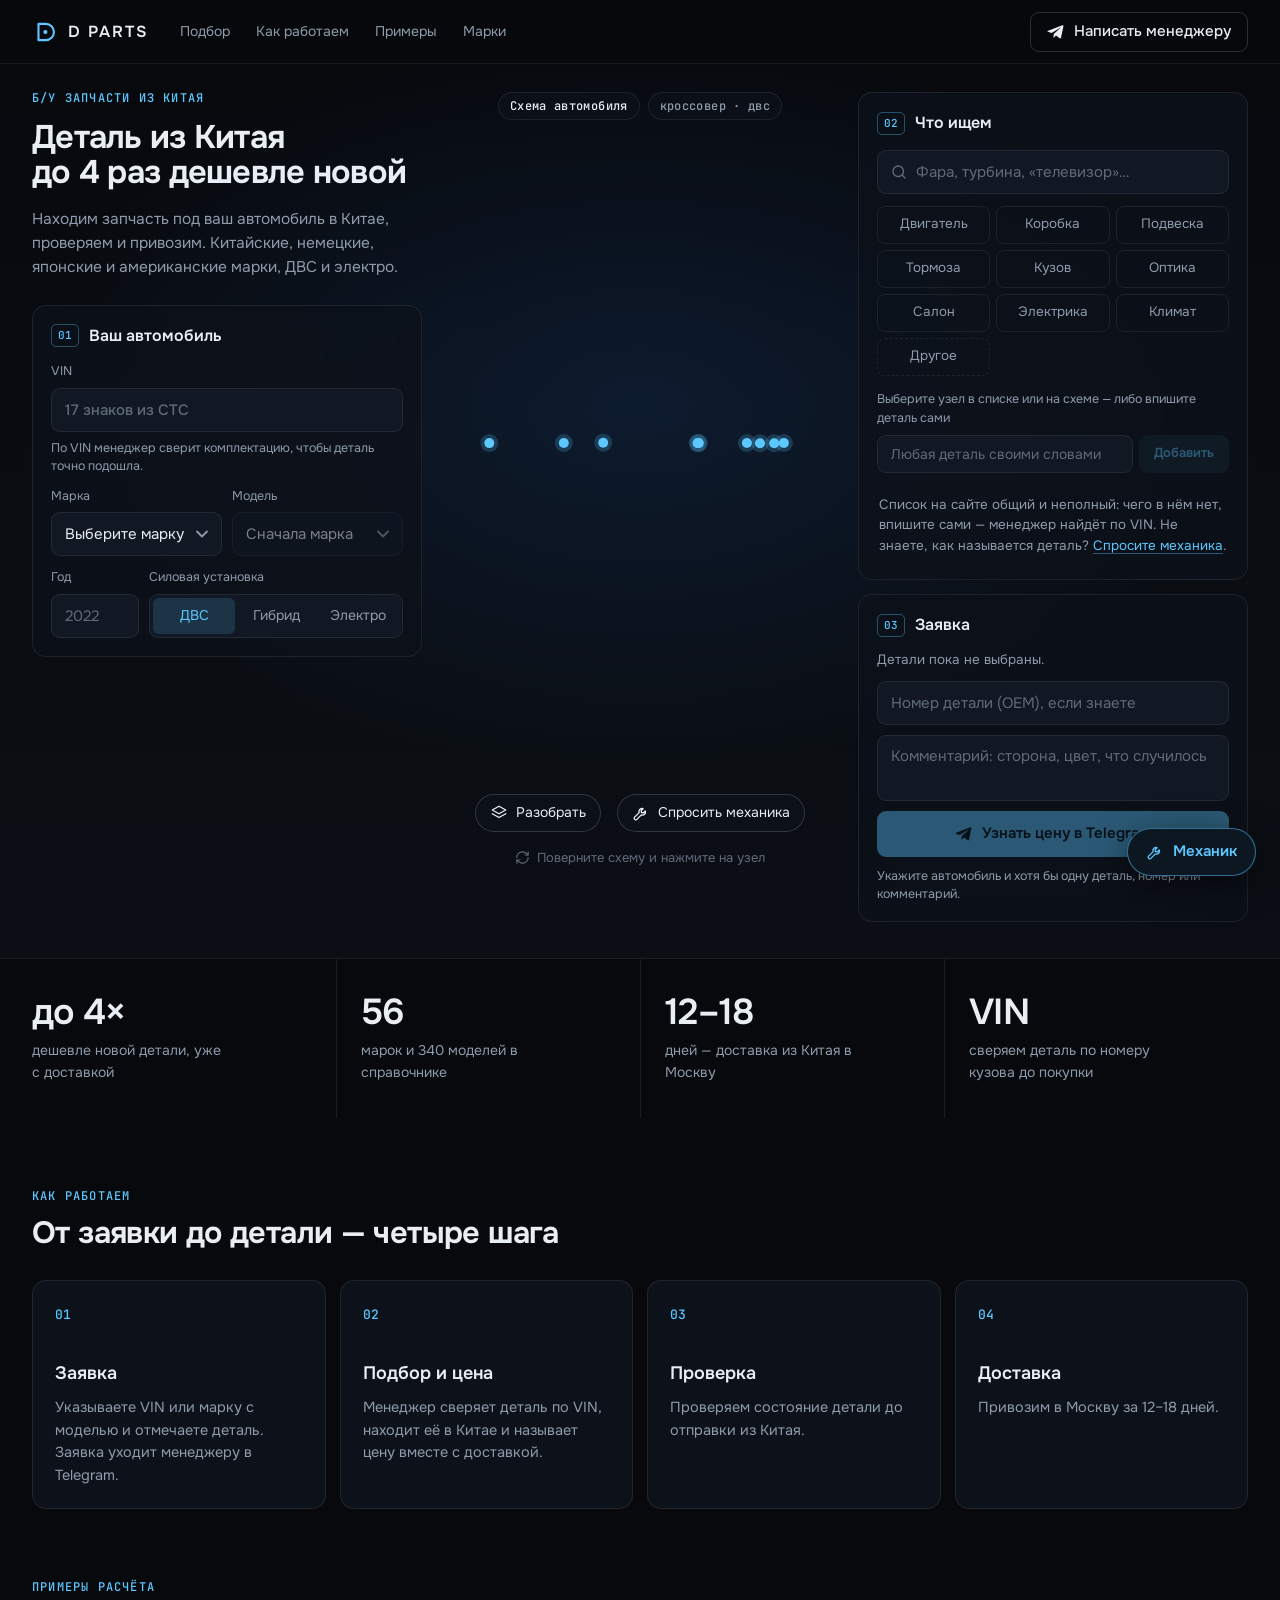
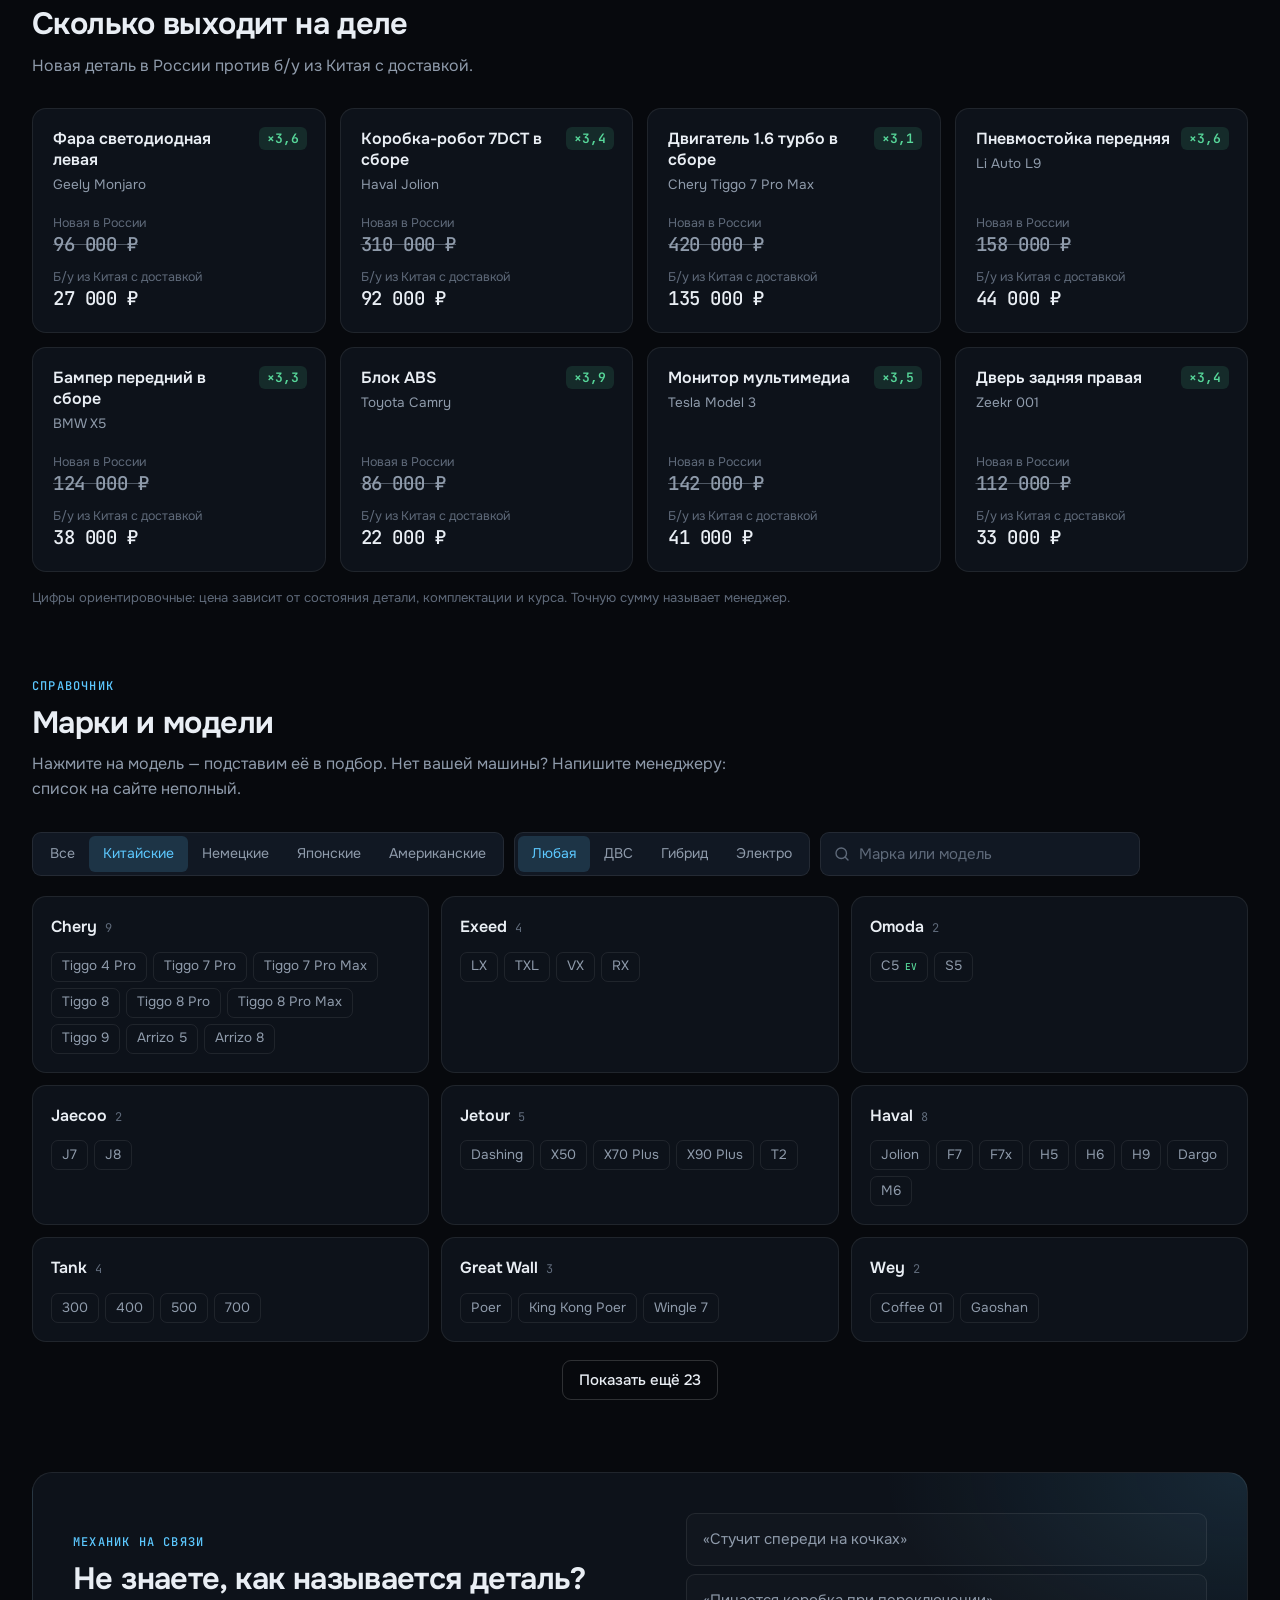
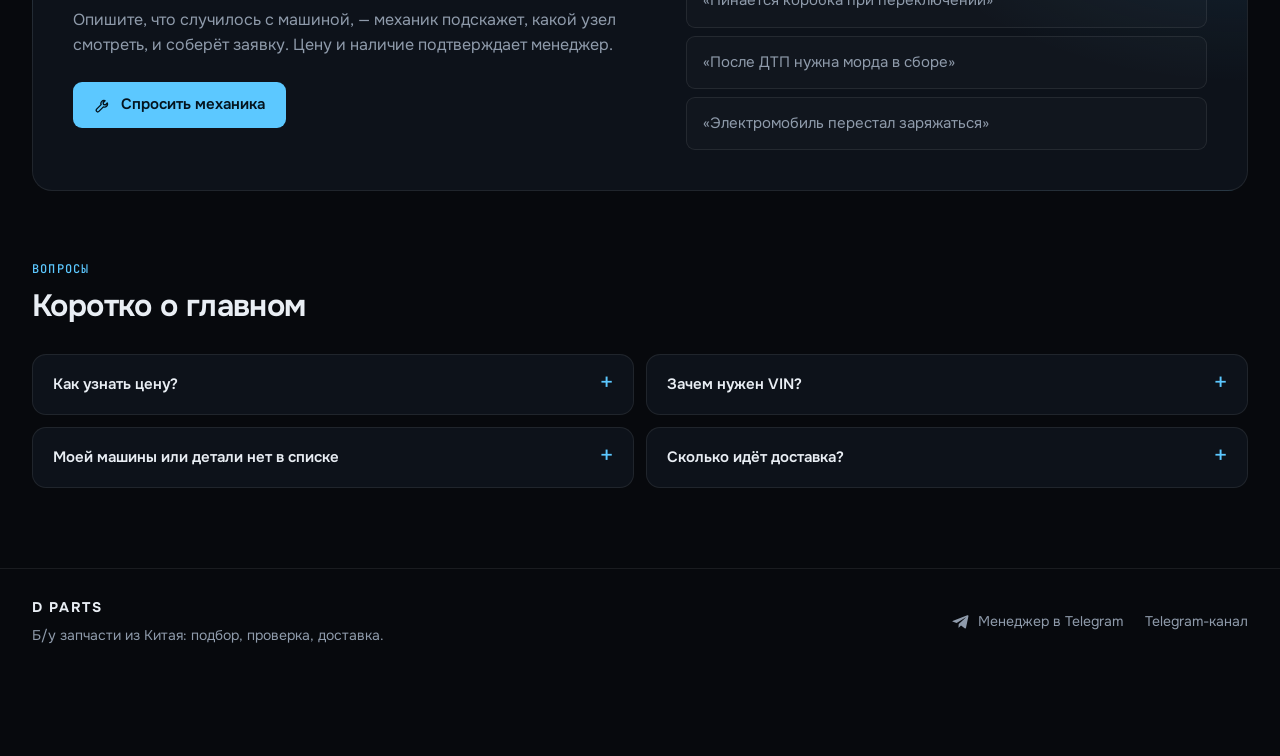
<file: parts/index.html>
<!doctype html>
<html lang="ru">
  <head>
    <meta charset="UTF-8" />
    <meta name="viewport" content="width=device-width, initial-scale=1" />
    <meta name="theme-color" content="#080b10" />
    <title>D PARTS — б/у запчасти из Китая: подбор по VIN, марке и модели</title>
    <meta
      name="description"
      content="Б/у запчасти из Китая для китайских, немецких, японских и американских автомобилей, ДВС и электро. Находим на разборках, проверяем, привозим. Подбор по VIN, цена по запросу в Telegram."
    />
    <link rel="icon" type="image/svg+xml" href="favicon.svg" />
    <script src="config.js"></script>
    <script type="module" crossorigin src="./assets/index-0wfVrGMC.js"></script>
    <link rel="stylesheet" crossorigin href="./assets/index-BVUO_FVc.css">
  </head>
  <body>
    <div id="root"></div>
  </body>
</html>
</file>
<file: parts/assets/index-BVUO_FVc.css>
@font-face{font-family:Onest Variable;font-style:normal;font-display:swap;font-weight:100 900;src:url(./onest-cyrillic-ext-wght-normal-DOFToQv1.woff2)format("woff2-variations");unicode-range:U+460-52F,U+1C80-1C8A,U+20B4,U+2DE0-2DFF,U+A640-A69F,U+FE2E-FE2F}@font-face{font-family:Onest Variable;font-style:normal;font-display:swap;font-weight:100 900;src:url(./onest-cyrillic-wght-normal-DayYxulF.woff2)format("woff2-variations");unicode-range:U+301,U+400-45F,U+490-491,U+4B0-4B1,U+2116}@font-face{font-family:Onest Variable;font-style:normal;font-display:swap;font-weight:100 900;src:url(./onest-math-wght-normal-Bl4ZGkZl.woff2)format("woff2-variations");unicode-range:U+302-303,U+305,U+307-308,U+310,U+312,U+315,U+31A,U+326-327,U+32C,U+32F-330,U+332-333,U+338,U+33A,U+346,U+34D,U+391-3A1,U+3A3-3A9,U+3B1-3C9,U+3D1,U+3D5-3D6,U+3F0-3F1,U+3F4-3F5,U+2016-2017,U+2034-2038,U+203C,U+2040,U+2043,U+2047,U+2050,U+2057,U+205F,U+2070-2071,U+2074-208E,U+2090-209C,U+20D0-20DC,U+20E1,U+20E5-20EF,U+2100-2112,U+2114-2115,U+2117-2121,U+2123-214F,U+2190,U+2192,U+2194-21AE,U+21B0-21E5,U+21F1-21F2,U+21F4-2211,U+2213-2214,U+2216-22FF,U+2308-230B,U+2310,U+2319,U+231C-2321,U+2336-237A,U+237C,U+2395,U+239B-23B7,U+23D0,U+23DC-23E1,U+2474-2475,U+25AF,U+25B3,U+25B7,U+25BD,U+25C1,U+25CA,U+25CC,U+25FB,U+266D-266F,U+27C0-27FF,U+2900-2AFF,U+2B0E-2B11,U+2B30-2B4C,U+2BFE,U+3030,U+FF5B,U+FF5D,U+1D400-1D7FF,U+1EE??}@font-face{font-family:Onest Variable;font-style:normal;font-display:swap;font-weight:100 900;src:url(./onest-symbols-wght-normal-DxQzqQfC.woff2)format("woff2-variations");unicode-range:U+1-C,U+E-1F,U+7F-9F,U+20DD-20E0,U+20E2-20E4,U+2150-218F,U+2190,U+2192,U+2194-2199,U+21AF,U+21E6-21F0,U+21F3,U+2218-2219,U+2299,U+22C4-22C6,U+2300-243F,U+2440-244A,U+2460-24FF,U+25A0-27BF,U+28??,U+2921-2922,U+2981,U+29BF,U+29EB,U+2B??,U+4DC0-4DFF,U+FFF9-FFFB,U+10140-1018E,U+10190-1019C,U+101A0,U+101D0-101FD,U+102E0-102FB,U+10E60-10E7E,U+1D2C0-1D2D3,U+1D2E0-1D37F,U+1F0??,U+1F100-1F1AD,U+1F1E6-1F1FF,U+1F30D-1F30F,U+1F315,U+1F31C,U+1F31E,U+1F320-1F32C,U+1F336,U+1F378,U+1F37D,U+1F382,U+1F393-1F39F,U+1F3A7-1F3A8,U+1F3AC-1F3AF,U+1F3C2,U+1F3C4-1F3C6,U+1F3CA-1F3CE,U+1F3D4-1F3E0,U+1F3ED,U+1F3F1-1F3F3,U+1F3F5-1F3F7,U+1F408,U+1F415,U+1F41F,U+1F426,U+1F43F,U+1F441-1F442,U+1F444,U+1F446-1F449,U+1F44C-1F44E,U+1F453,U+1F46A,U+1F47D,U+1F4A3,U+1F4B0,U+1F4B3,U+1F4B9,U+1F4BB,U+1F4BF,U+1F4C8-1F4CB,U+1F4D6,U+1F4DA,U+1F4DF,U+1F4E3-1F4E6,U+1F4EA-1F4ED,U+1F4F7,U+1F4F9-1F4FB,U+1F4FD-1F4FE,U+1F503,U+1F507-1F50B,U+1F50D,U+1F512-1F513,U+1F53E-1F54A,U+1F54F-1F5FA,U+1F610,U+1F650-1F67F,U+1F687,U+1F68D,U+1F691,U+1F694,U+1F698,U+1F6AD,U+1F6B2,U+1F6B9-1F6BA,U+1F6BC,U+1F6C6-1F6CF,U+1F6D3-1F6D7,U+1F6E0-1F6EA,U+1F6F0-1F6F3,U+1F6F7-1F6FC,U+1F7??,U+1F800-1F80B,U+1F810-1F847,U+1F850-1F859,U+1F860-1F887,U+1F890-1F8AD,U+1F8B0-1F8BB,U+1F8C0-1F8C1,U+1F900-1F90B,U+1F93B,U+1F946,U+1F984,U+1F996,U+1F9E9,U+1FA00-1FA6F,U+1FA70-1FA7C,U+1FA80-1FA89,U+1FA8F-1FAC6,U+1FACE-1FADC,U+1FADF-1FAE9,U+1FAF0-1FAF8,U+1FB??}@font-face{font-family:Onest Variable;font-style:normal;font-display:swap;font-weight:100 900;src:url(./onest-vietnamese-wght-normal-BBxOatbv.woff2)format("woff2-variations");unicode-range:U+102-103,U+110-111,U+128-129,U+168-169,U+1A0-1A1,U+1AF-1B0,U+300-301,U+303-304,U+308-309,U+323,U+329,U+1EA0-1EF9,U+20AB}@font-face{font-family:Onest Variable;font-style:normal;font-display:swap;font-weight:100 900;src:url(./onest-latin-ext-wght-normal-QAhDxQuo.woff2)format("woff2-variations");unicode-range:U+100-2BA,U+2BD-2C5,U+2C7-2CC,U+2CE-2D7,U+2DD-2FF,U+304,U+308,U+329,U+1D00-1DBF,U+1E00-1E9F,U+1EF2-1EFF,U+2020,U+20A0-20AB,U+20AD-20C0,U+2113,U+2C60-2C7F,U+A720-A7FF}@font-face{font-family:Onest Variable;font-style:normal;font-display:swap;font-weight:100 900;src:url(./onest-latin-wght-normal-Dun_Rd-l.woff2)format("woff2-variations");unicode-range:U+??,U+131,U+152-153,U+2BB-2BC,U+2C6,U+2DA,U+2DC,U+304,U+308,U+329,U+2000-206F,U+20AC,U+2122,U+2191,U+2193,U+2212,U+2215,U+FEFF,U+FFFD}@font-face{font-family:JetBrains Mono Variable;font-style:normal;font-display:swap;font-weight:100 800;src:url([data-uri])format("woff2-variations");unicode-range:U+460-52F,U+1C80-1C8A,U+20B4,U+2DE0-2DFF,U+A640-A69F,U+FE2E-FE2F}@font-face{font-family:JetBrains Mono Variable;font-style:normal;font-display:swap;font-weight:100 800;src:url(./jetbrains-mono-cyrillic-wght-normal-D73BlboJ.woff2)format("woff2-variations");unicode-range:U+301,U+400-45F,U+490-491,U+4B0-4B1,U+2116}@font-face{font-family:JetBrains Mono Variable;font-style:normal;font-display:swap;font-weight:100 800;src:url(./jetbrains-mono-greek-wght-normal-Bw9x6K1M.woff2)format("woff2-variations");unicode-range:U+370-377,U+37A-37F,U+384-38A,U+38C,U+38E-3A1,U+3A3-3FF}@font-face{font-family:JetBrains Mono Variable;font-style:normal;font-display:swap;font-weight:100 800;src:url(./jetbrains-mono-vietnamese-wght-normal-Bt-aOZkq.woff2)format("woff2-variations");unicode-range:U+102-103,U+110-111,U+128-129,U+168-169,U+1A0-1A1,U+1AF-1B0,U+300-301,U+303-304,U+308-309,U+323,U+329,U+1EA0-1EF9,U+20AB}@font-face{font-family:JetBrains Mono Variable;font-style:normal;font-display:swap;font-weight:100 800;src:url(./jetbrains-mono-latin-ext-wght-normal-DBQx-q_a.woff2)format("woff2-variations");unicode-range:U+100-2BA,U+2BD-2C5,U+2C7-2CC,U+2CE-2D7,U+2DD-2FF,U+304,U+308,U+329,U+1D00-1DBF,U+1E00-1E9F,U+1EF2-1EFF,U+2020,U+20A0-20AB,U+20AD-20C0,U+2113,U+2C60-2C7F,U+A720-A7FF}@font-face{font-family:JetBrains Mono Variable;font-style:normal;font-display:swap;font-weight:100 800;src:url(./jetbrains-mono-latin-wght-normal-B9CIFXIH.woff2)format("woff2-variations");unicode-range:U+??,U+131,U+152-153,U+2BB-2BC,U+2C6,U+2DA,U+2DC,U+304,U+308,U+329,U+2000-206F,U+20AC,U+2122,U+2191,U+2193,U+2212,U+2215,U+FEFF,U+FFFD}:root{--bg:#07090d;--bg-2:#0b0f15;--panel:#0d121ad1;--panel-solid:#0d121a;--field:#111823;--line:#ffffff14;--line-2:#ffffff29;--text:#e9eef4;--muted:#8f9bab;--dim:#5f6a7a;--accent:#5cc8ff;--accent-ink:#04131d;--hot:#ffb020;--ok:#57d89a;--radius:14px;--radius-s:9px;--sans:"Onest Variable", system-ui, -apple-system, "Segoe UI", sans-serif;--mono:"JetBrains Mono Variable", ui-monospace, "SF Mono", Menlo, monospace;--header:64px;--lightningcss-light: ;--lightningcss-dark:initial;color-scheme:dark}*,:before,:after{box-sizing:border-box}html{scroll-behavior:smooth;scroll-padding-top:var(--header);-webkit-text-size-adjust:100%}body{background:var(--bg);color:var(--text);font:400 15px/1.55 var(--sans);-webkit-font-smoothing:antialiased;margin:0}h1,h2,h3,p,ul,ol,dl,dd{margin:0}ul,ol{padding:0;list-style:none}a{color:inherit;text-decoration:none}button,input,select,textarea{font:inherit;color:inherit}button{cursor:pointer}:focus-visible{outline:2px solid var(--accent);outline-offset:2px}[hidden]{display:none!important}.eyebrow{font:500 12px/1 var(--mono);letter-spacing:.1em;text-transform:uppercase;color:var(--accent)}.btn{border-radius:var(--radius-s);white-space:nowrap;border:1px solid #0000;justify-content:center;align-items:center;gap:9px;height:46px;padding:0 20px;font-weight:600;transition:background .15s,border-color .15s,color .15s,opacity .15s;display:inline-flex}.btn--primary{background:var(--accent);color:var(--accent-ink)}.btn--primary:hover{background:#86d8ff}.btn--ghost{border-color:var(--line-2);background:0 0;height:40px;padding:0 16px;font-weight:500}.btn--ghost:hover{border-color:var(--accent);color:var(--accent)}.btn--wide{width:100%}.btn--small{height:34px;color:var(--accent);background:#5cc8ff24;padding:0 14px;font-size:13px}.btn--small:hover:not(:disabled){background:#5cc8ff3d}.btn--icon{flex:none;width:46px;padding:0}.btn[aria-disabled=true],.btn:disabled{opacity:.4;cursor:not-allowed}.link{color:var(--accent);text-underline-offset:3px;background:0 0;border:0;padding:0;-webkit-text-decoration:underline #5cc8ff66;text-decoration:underline #5cc8ff66}.link:hover{text-decoration-color:currentColor}.link--muted{color:var(--muted);margin-left:auto;font-size:13px;text-decoration:none}.link--muted:hover{color:var(--text)}.input{border:1px solid var(--line);border-radius:var(--radius-s);background:var(--field);width:100%;height:44px;padding:0 13px;transition:border-color .15s}.input::placeholder{color:var(--dim)}.input:hover:not(:disabled){border-color:var(--line-2)}.input:focus{border-color:var(--accent);outline:none}.input:disabled{opacity:.5;cursor:not-allowed}select.input{appearance:none;text-overflow:ellipsis;background-image:url("data:image/svg+xml,%3Csvg xmlns='http://www.w3.org/2000/svg' width='12' height='8' fill='none' stroke='%238f9bab' stroke-width='1.8' stroke-linecap='round' stroke-linejoin='round'%3E%3Cpath d='m1 1.500 5 5 5-5'/%3E%3C/svg%3E");background-position:right 13px center;background-repeat:no-repeat;padding-right:34px}select.input option,select.input optgroup{background:var(--panel-solid);color:var(--text)}textarea.input{resize:none;height:auto;padding:10px 13px;line-height:1.45}.input--vin{font:500 15px/1 var(--mono);letter-spacing:.06em}.input--vin::placeholder{font-family:var(--sans);letter-spacing:0}.field{flex-direction:column;gap:6px;min-width:0;display:flex}.field__label{color:var(--muted);font-size:12.5px}.field-row{grid-template-columns:1fr 1fr;gap:10px;display:grid}.field-row--year{grid-template-columns:88px 1fr}.note{color:var(--muted);font-size:12.5px;line-height:1.45}.note--ok{color:var(--ok)}.note--ok svg{vertical-align:-2px;width:14px;height:14px;margin-right:5px}.note--warn{color:var(--hot)}.seg{border:1px solid var(--line);border-radius:var(--radius-s);background:var(--field);height:44px;padding:3px;display:flex}.seg__btn{color:var(--muted);white-space:nowrap;background:0 0;border:0;border-radius:6px;flex:1;padding:0 10px;font-size:14px;transition:background .15s,color .15s}.seg__btn:hover:not(:disabled){color:var(--text)}.seg__btn[aria-pressed=true]{color:var(--accent);background:#5cc8ff29}.seg__btn:disabled{opacity:.3;cursor:not-allowed}.panel{border:1px solid var(--line);border-radius:var(--radius);background:var(--panel);-webkit-backdrop-filter:blur(14px);backdrop-filter:blur(14px);padding:18px}.panel__head{align-items:center;gap:10px;margin-bottom:14px;display:flex}.panel__head h2{font-size:16px;font-weight:600}.step{font:500 11px/1 var(--mono);color:var(--accent);border:1px solid #5cc8ff59;border-radius:5px;padding:5px 6px}.empty{color:var(--muted);font-size:13.5px}.empty--pad{padding:14px 2px 4px}.header{z-index:30;height:var(--header);border-bottom:1px solid var(--line);-webkit-backdrop-filter:blur(14px);backdrop-filter:blur(14px);background:#07090dd1;align-items:center;gap:32px;padding:0 32px;display:flex;position:sticky;top:0}.logo{font:600 16px/1 var(--sans);letter-spacing:.12em;align-items:center;gap:10px;display:flex}.logo svg{width:26px;height:26px;color:var(--accent)}.nav{color:var(--muted);gap:26px;margin-right:auto;font-size:14px;display:flex}.nav a:hover{color:var(--text)}.stage{background:radial-gradient(900px 520px at 50% 38%, #2f85ff21, transparent 70%), linear-gradient(var(--bg), var(--bg-2));border-bottom:1px solid var(--line);padding:28px 32px 36px;position:relative}.stage__grid{grid-template-columns:minmax(330px,390px) minmax(0,1fr) minmax(330px,390px);align-items:stretch;gap:24px;max-width:1560px;margin:0 auto;display:grid}.stage__left{flex-direction:column;display:flex}.stage__left h1{letter-spacing:-.022em;text-wrap:balance;margin-top:16px;font-size:clamp(30px,2.55vw,42px);font-weight:650;line-height:1.08}.lead{color:var(--muted);text-wrap:pretty;margin-top:16px;font-size:15.5px}.car{flex-direction:column;gap:12px;margin-top:26px;display:flex}.car .panel__head{margin-bottom:2px}.car .note{min-height:36px;margin-top:-5px}.stage__center{top:calc(var(--header) + 20px);min-width:0;height:calc(100dvh - var(--header) - 60px);flex-direction:column;align-self:start;min-height:500px;max-height:800px;display:flex;position:sticky}.viewer-head{z-index:2;pointer-events:none;justify-content:center;gap:8px;display:flex;position:absolute;top:0;left:0;right:0}.tag{border:1px solid var(--line);font:500 12px/1 var(--mono);letter-spacing:.03em;background:#0d121ab3;border-radius:999px;padding:7px 11px}.tag--muted{color:var(--muted)}.viewer{flex:1;min-height:0;margin:0 -60px;position:relative}.viewer--loading{color:var(--dim);place-items:center;font-size:13px;display:grid}.viewer__canvas,.viewer__hots{position:absolute;inset:0}.viewer__canvas canvas{touch-action:pan-y;cursor:grab;width:100%;height:100%;display:block}.viewer__canvas[data-failed]:after{content:"Схема недоступна в этом браузере — выберите узел в списке справа.";text-align:center;color:var(--muted);place-items:center;padding:0 80px;display:grid;position:absolute;inset:0}.viewer__hots{pointer-events:none;overflow:hidden}.hot{pointer-events:auto;background:0 0;border:0;border-radius:50%;width:32px;height:32px;margin:-16px 0 0 -16px;padding:0;transition:opacity .2s;position:absolute;top:0;left:0}.hot i{background:var(--accent);border-radius:50%;width:10px;height:10px;transition:transform .15s,background .15s,box-shadow .15s;position:absolute;top:11px;left:11px;box-shadow:0 0 0 4px #5cc8ff33}.hot span{border:1px solid var(--line-2);font:500 12px/1.2 var(--sans);white-space:nowrap;opacity:0;pointer-events:none;background:#080c12e6;border-radius:6px;padding:5px 9px;transition:opacity .15s,transform .15s;position:absolute;top:3px;left:30px;transform:translate(-4px)}.hot.is-left span{left:auto;right:30px}.hot:hover i,.hot.is-hover i{background:#fff;transform:scale(1.3)}.hot:hover span,.hot.is-hover span,.hot.is-active span,.hot:focus-visible span{opacity:1;transform:none}.hot.is-active i{background:var(--hot);box-shadow:0 0 0 5px #ffb02040}.hot.is-active span{color:var(--hot);border-color:#ffb02099}.hot.is-dim{opacity:.45}.hot.is-dim:hover{opacity:1}.viewer-bar{z-index:2;flex-wrap:wrap;justify-content:center;align-items:center;gap:16px;display:flex;position:relative}.chip-btn{border:1px solid var(--line-2);background:#0d121acc;border-radius:999px;align-items:center;gap:8px;height:38px;padding:0 14px;font-size:14px;transition:border-color .15s,color .15s;display:inline-flex}.chip-btn:hover,.chip-btn[aria-pressed=true]{border-color:var(--accent);color:var(--accent)}.viewer-hint{color:var(--dim);align-items:center;gap:7px;font-size:13px;display:inline-flex}.viewer-hint svg{width:15px;height:15px}.stage__right{flex-direction:column;gap:14px;min-width:0;display:flex}.search{color:var(--dim);position:relative}.search>svg{pointer-events:none;position:absolute;top:13px;left:13px}.search .input{color:var(--text);padding:0 38px}.search__clear{width:32px;height:32px;color:var(--muted);background:0 0;border:0;border-radius:6px;place-items:center;display:grid;position:absolute;top:6px;right:6px}.search__clear:hover{color:var(--text)}.nodes{grid-template-columns:repeat(3,1fr);gap:6px;margin-top:12px;display:grid}.node{border:1px solid var(--line);height:38px;color:var(--muted);background:0 0;border-radius:8px;justify-content:center;align-items:center;gap:6px;padding:0 6px;font-size:13.5px;transition:border-color .15s,color .15s,background .15s;display:flex;position:relative}.node:hover{border-color:var(--line-2);color:var(--text)}.node[aria-pressed=true]{color:var(--hot);background:#ffb0201a;border-color:#ffb020b3}.node b{background:var(--accent);min-width:17px;height:17px;color:var(--accent-ink);font:600 11px/1 var(--mono);border-radius:9px;place-items:center;padding:0 4px;display:grid}.node--other{border-style:dashed}.custom{gap:6px;margin-bottom:8px;display:flex}.custom .input{height:38px;font-size:14px}.custom .btn{flex:none;height:38px}.checks__group{font:500 11px/1 var(--mono);letter-spacing:.06em;text-transform:uppercase;color:var(--dim);margin:10px 6px 3px}.checks li:first-child .checks__group{margin-top:2px}.check--add .check__box{color:var(--accent);font:500 14px/1 var(--mono);border-style:dashed}.parts__title{color:var(--muted);margin:14px 0 6px;font-size:12.5px}.checks{scrollbar-width:thin;scrollbar-color:var(--line-2) transparent;max-height:232px;margin:0 -8px -6px;padding:0 4px;overflow-y:auto}.checks--search{max-height:392px;margin-top:10px}.checks .empty{padding:8px 4px}.check{text-align:left;background:0 0;border:0;border-radius:7px;align-items:center;gap:10px;width:100%;min-height:36px;padding:5px 6px;font-size:14px;line-height:1.3;display:flex}.check:hover{background:#ffffff0b}.check small{color:var(--dim);margin-top:1px;font-size:12px;display:block}.check__box{border:1.5px solid var(--line-2);color:#0000;border-radius:5px;flex:none;place-items:center;width:18px;height:18px;transition:background .12s,border-color .12s;display:grid}.check__box svg{width:12px;height:12px}.check[aria-pressed=true] .check__box{border-color:var(--accent);background:var(--accent);color:var(--accent-ink)}.order{flex-direction:column;gap:10px;display:flex}.order .panel__head{margin-bottom:2px}.picked{scrollbar-width:thin;flex-wrap:wrap;gap:6px;max-height:104px;display:flex;overflow-y:auto}.picked li{background:#5cc8ff1f;border-radius:7px;align-items:center;gap:2px;padding:3px 3px 3px 10px;font-size:13px;line-height:1.3;display:flex}.picked button{width:24px;height:24px;color:var(--muted);background:0 0;border:0;border-radius:5px;place-items:center;display:grid}.picked button:hover{color:var(--text)}.picked svg{width:13px;height:13px}.order__note{min-height:36px}.stats{grid-template-columns:repeat(4,1fr);max-width:1624px;margin:0 auto;padding:0 32px;display:grid}.stat{padding:34px 24px 34px 0}.stat+.stat{border-left:1px solid var(--line);padding-left:24px}.stat b{font:600 36px/1.1 var(--sans);letter-spacing:-.02em;color:var(--text);display:block}.stat span{max-width:22ch;color:var(--muted);margin-top:8px;font-size:14px;display:block}.section{max-width:1624px;margin:0 auto;padding:72px 32px 0}.section__head{max-width:720px;margin-bottom:30px}.section__head h2,.promo h2{letter-spacing:-.02em;text-wrap:balance;margin-top:14px;font-size:clamp(26px,2.4vw,36px);font-weight:650;line-height:1.12}.section__lead{color:var(--muted);text-wrap:pretty;margin-top:12px;font-size:16px}.steps{grid-template-columns:repeat(4,1fr);gap:14px;display:grid}.stepcard{border:1px solid var(--line);border-radius:var(--radius);background:var(--panel-solid);padding:22px}.stepcard__n{font:500 13px/1 var(--mono);color:var(--accent)}.stepcard h3{margin:34px 0 8px;font-size:18px;font-weight:600}.stepcard p{color:var(--muted);font-size:14.5px}.examples{grid-template-columns:repeat(4,1fr);gap:14px;display:grid}.example{border:1px solid var(--line);border-radius:var(--radius);background:var(--panel-solid);flex-direction:column;gap:18px;padding:20px;display:flex;position:relative}.example header{padding-right:56px}.example h3{font-size:16px;font-weight:600;line-height:1.3}.example header p{color:var(--muted);margin-top:4px;font-size:13.5px}.example dl{gap:10px;margin-top:auto;display:grid}.example dt{color:var(--dim);font-size:12.5px}.example dd{font:500 19px/1.3 var(--mono);letter-spacing:-.02em}.example__old{color:var(--muted);-webkit-text-decoration:line-through #8f9bab80;text-decoration:line-through #8f9bab80}.example__new{color:var(--text)}.example__x{color:var(--ok);font:600 13px/1 var(--mono);background:#57d89a1f;border-radius:6px;padding:5px 8px;position:absolute;top:18px;right:18px}.footnote{color:var(--dim);margin-top:16px;font-size:13px}.filters{flex-wrap:wrap;gap:10px;margin-bottom:20px;display:flex}.seg--tabs{flex:none}.seg--tabs .seg__btn{padding:0 14px}.search--inline{flex:1;min-width:220px;max-width:320px}.brands{grid-template-columns:repeat(3,1fr);gap:12px;display:grid}.brand{border:1px solid var(--line);border-radius:var(--radius);background:var(--panel-solid);padding:18px}.brand h3{align-items:baseline;gap:8px;margin-bottom:12px;font-size:16px;font-weight:600;display:flex}.brand h3 span{font:400 12px/1 var(--mono);color:var(--dim)}.brand ul{flex-wrap:wrap;gap:6px;display:flex}.model{border:1px solid var(--line);height:30px;color:var(--muted);background:0 0;border-radius:7px;align-items:center;gap:6px;padding:0 10px;font-size:13.5px;transition:border-color .15s,color .15s;display:inline-flex}.model:hover{border-color:var(--accent);color:var(--text)}.model[aria-pressed=true]{border-color:var(--accent);color:var(--accent);background:#5cc8ff1f}.model i{font:500 9.5px/1 var(--mono);color:var(--ok);font-style:normal}.more{margin:18px auto 0;display:flex}.promo{border:1px solid var(--line);background:radial-gradient(520px 300px at 100% 0%, #5cc8ff1f, transparent 70%), var(--panel-solid);border-radius:20px;grid-template-columns:1.1fr 1fr;align-items:center;gap:40px;padding:40px;display:grid}.promo h2{margin-top:14px}.promo .btn{margin-top:24px}.promo__prompts{gap:8px;display:grid}.promo__prompts button{border:1px solid var(--line);border-radius:var(--radius-s);text-align:left;width:100%;color:var(--muted);background:#ffffff05;padding:14px 16px;transition:border-color .15s,color .15s}.promo__prompts button:hover{border-color:var(--accent);color:var(--text)}.faq{grid-template-columns:1fr 1fr;align-items:start;gap:12px;display:grid}.faq details{border:1px solid var(--line);border-radius:var(--radius);background:var(--panel-solid);padding:0 20px}.faq summary{cursor:pointer;padding:18px 28px 18px 0;font-weight:600;list-style:none;position:relative}.faq summary::-webkit-details-marker{display:none}.faq summary:after{content:"+";font:400 22px/1.2 var(--mono);color:var(--accent);position:absolute;top:14px;right:0}.faq details[open] summary:after{content:"–"}.faq details p{color:var(--muted);padding-bottom:18px}.footer{border-top:1px solid var(--line);max-width:1624px;color:var(--muted);flex-wrap:wrap;justify-content:space-between;gap:24px;margin:80px auto 0;padding:28px 32px 110px;font-size:14px;display:flex}.footer b{color:var(--text);letter-spacing:.12em}.footer p{margin-top:6px}.footer__links{align-items:center;gap:22px;display:flex}.footer__links a{align-items:center;gap:8px;display:inline-flex}.footer__links a:hover{color:var(--accent)}.chat-fab{z-index:40;height:48px;color:var(--accent);background:#0d1722;border:1px solid #5cc8ff80;border-radius:999px;align-items:center;gap:9px;padding:0 18px;font-weight:600;transition:background .15s;display:inline-flex;position:fixed;bottom:24px;right:24px;box-shadow:0 10px 34px #00000080}.chat-fab:hover{background:#122233}.chat{z-index:50;border:1px solid var(--line-2);background:#0b1017;border-radius:16px;flex-direction:column;width:390px;height:min(600px,100dvh - 48px);display:flex;position:fixed;bottom:24px;right:24px;overflow:hidden;box-shadow:0 24px 70px #0009}.chat__head{border-bottom:1px solid var(--line);align-items:center;gap:11px;padding:13px 12px 13px 15px;display:flex}.chat__head div{margin-right:auto;line-height:1.25}.chat__head b{font-weight:600;display:block}.chat__head small{color:var(--muted);font-size:12.5px}.chat__head button{width:36px;height:36px;color:var(--muted);background:0 0;border:0;border-radius:8px;place-items:center;display:grid}.chat__head button:hover{color:var(--text);background:#ffffff0f}.chat__ava{width:36px;height:36px;color:var(--accent);background:#5cc8ff24;border-radius:10px;place-items:center;display:grid}.chat__list{scrollbar-width:thin;scrollbar-color:var(--line-2) transparent;flex-direction:column;flex:1;gap:10px;padding:16px 14px;display:flex;overflow-y:auto}.msg{white-space:pre-wrap;overflow-wrap:anywhere;border-radius:13px;max-width:88%;padding:10px 13px;font-size:14.5px;line-height:1.45}.msg--assistant{background:#131b26;border-bottom-left-radius:4px;align-self:flex-start}.msg--user{background:#5cc8ff2e;border-bottom-right-radius:4px;align-self:flex-end}.msg__card{border:1px solid var(--line);white-space:normal;background:#00000038;border-radius:9px;margin-top:10px;padding:11px}.msg__card small{font:500 11px/1 var(--mono);letter-spacing:.06em;text-transform:uppercase;color:var(--accent)}.msg__card ul{margin:8px 0 10px;font-size:14px}.msg__card li{padding-left:13px;position:relative}.msg__card li:before{content:"";background:var(--dim);border-radius:50%;width:5px;height:5px;position:absolute;top:9px;left:0}.msg--typing{gap:5px;padding:15px 14px;display:flex}.msg--typing i{background:var(--muted);border-radius:50%;width:6px;height:6px;animation:1.1s infinite blink}.msg--typing i:nth-child(2){animation-delay:.18s}.msg--typing i:nth-child(3){animation-delay:.36s}@keyframes blink{0%,60%,to{opacity:.25}30%{opacity:1}}.chat__manager{border-top:1px solid var(--line);color:var(--muted);justify-content:center;align-items:center;gap:8px;padding:9px;font-size:13px;display:flex}.chat__manager:hover{color:var(--accent)}.chat__manager svg{width:15px;height:15px}.chat__form{border-top:1px solid var(--line);gap:8px;padding:10px;display:flex}.chat__form textarea{height:46px;max-height:46px;padding:12px 13px}@media (max-width:1180px){.stage__grid{grid-template-columns:1fr 1fr}.stage__center{grid-area:1/1/auto/-1;height:440px;min-height:0;max-height:none;position:relative;top:0}.viewer{margin:0}.steps,.examples,.brands{grid-template-columns:repeat(2,1fr)}}@media (max-width:760px){:root{--header:56px}.header{gap:12px;padding:0 16px}.nav{display:none}.header__cta{margin-left:auto}.header__cta span{display:none}.header__cta{width:40px;padding:0}.stage{padding:22px 16px 28px}.stage__grid{grid-template-columns:minmax(0,1fr);gap:16px}.stage__center{grid-row:auto;height:360px}.stage__left h1{font-size:30px}.car{margin-top:20px}.viewer-hint{display:none}.stats{grid-template-columns:1fr 1fr;padding:8px 16px 0}.stat,.stat+.stat{border-left:0;padding:20px 12px 20px 0}.stat b{font-size:28px}.section{padding:56px 16px 0}.steps,.brands,.faq{grid-template-columns:minmax(0,1fr)}.stepcard h3{margin-top:18px}.examples{scroll-snap-type:x mandatory;scrollbar-width:none;margin:0 -16px;padding:0 16px 6px;display:flex;overflow-x:auto}.example{scroll-snap-align:center;flex:0 0 78%}.seg--tabs{scrollbar-width:none;width:100%;overflow-x:auto}.search--inline{max-width:none}.promo{grid-template-columns:minmax(0,1fr);gap:24px;padding:24px 18px}.footer{margin-top:56px;padding:24px 16px 100px}.chat-fab{bottom:16px;right:16px}.chat{border:0;border-radius:0;width:auto;height:auto;inset:0}.input,.seg__btn{font-size:16px}}@media (prefers-reduced-motion:reduce){html{scroll-behavior:auto}*{transition:none!important;animation:none!important}}
</file>
